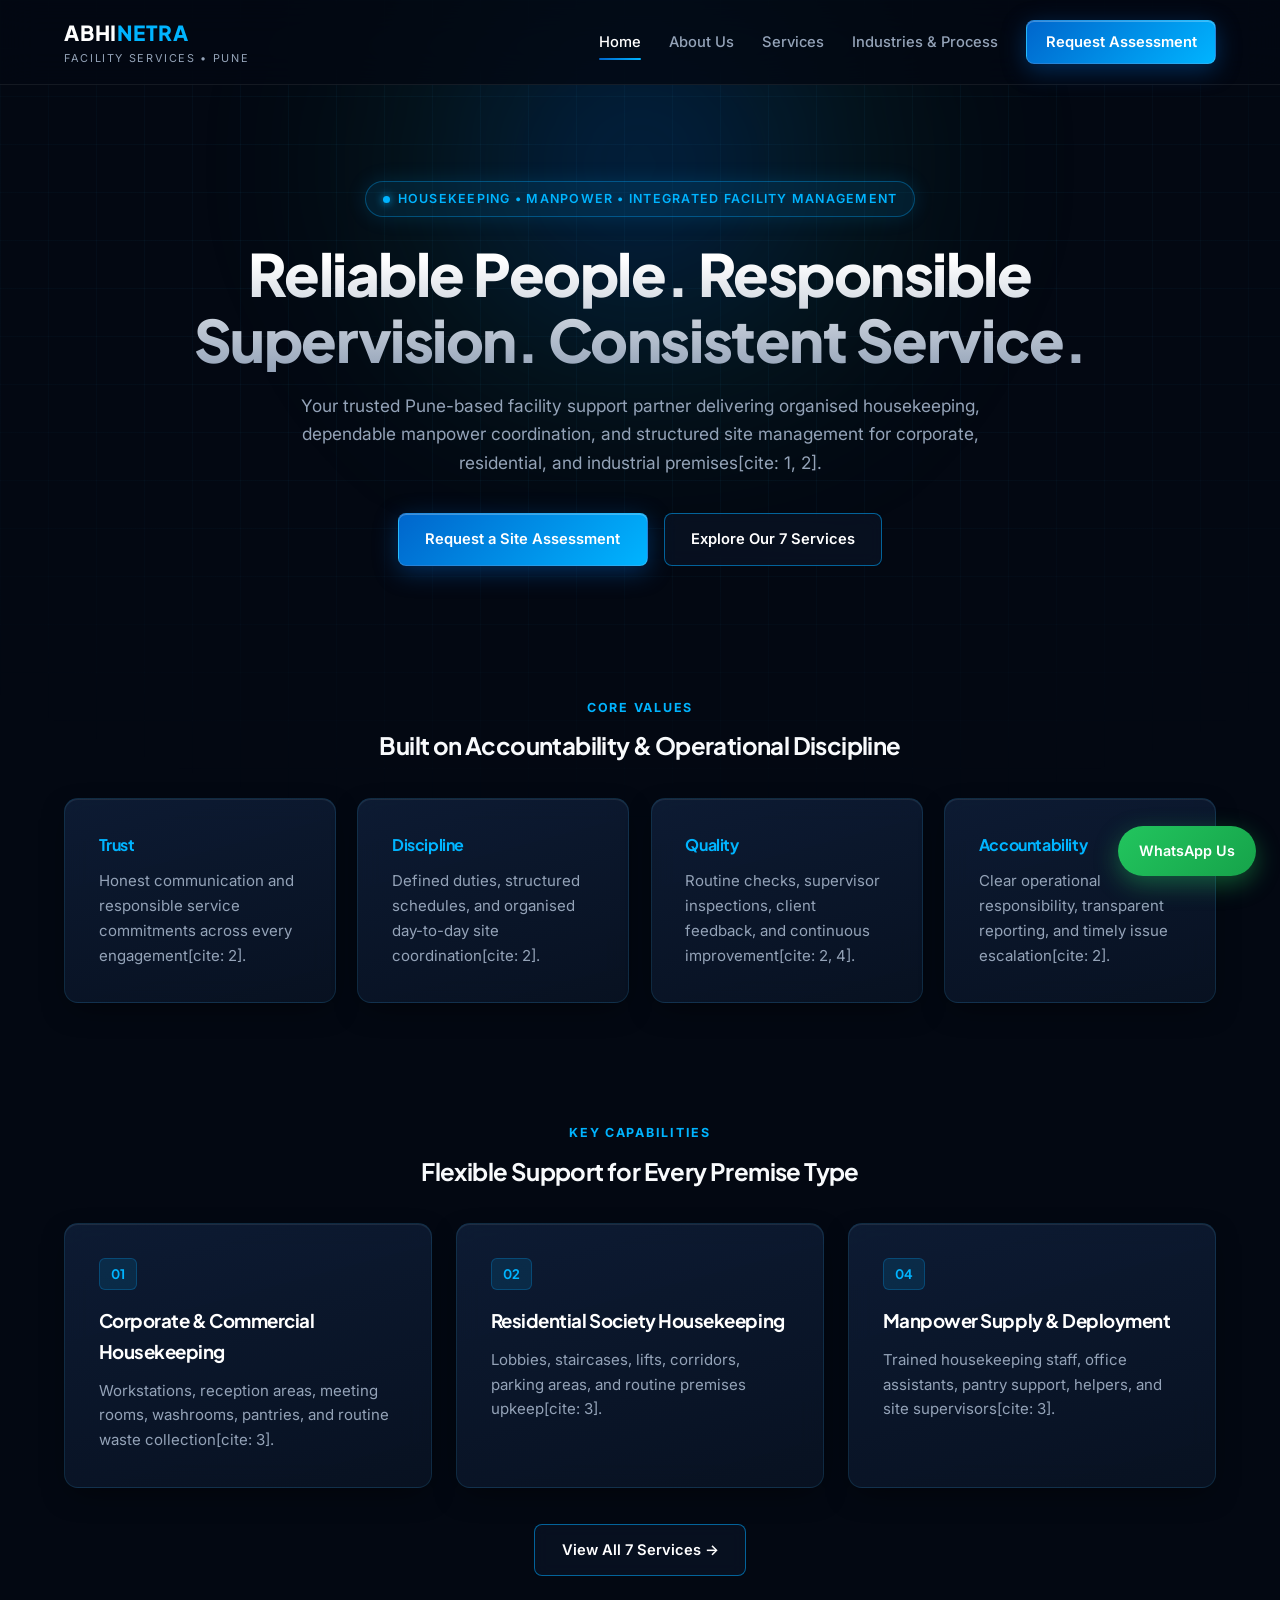
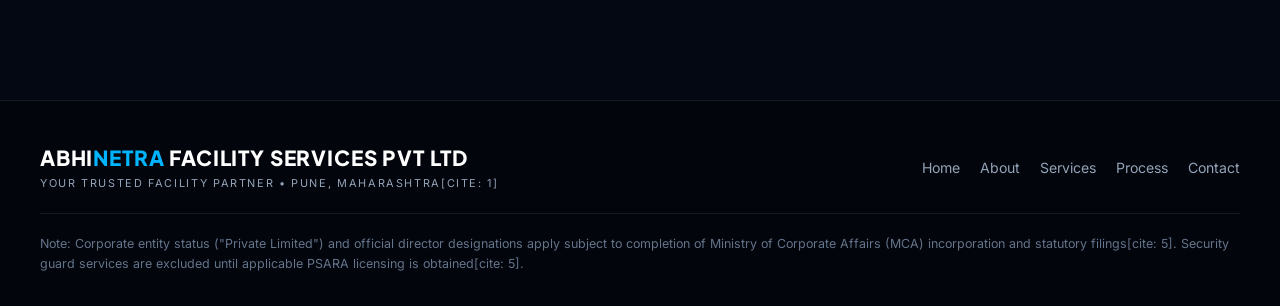
<file: index.html>
<!DOCTYPE html>
<html lang="en">
<head>
  <meta charset="UTF-8" />
  <meta name="viewport" content="width=device-width, initial-scale=1.0" />
  <title>AbhiNetra Facility Services | Housekeeping & Manpower in Pune</title>
  <link rel="stylesheet" href="style.css" />
</head>
<body>
  <header>
    <div class="nav-container">
      <a href="index.html" class="brand">
        <div class="brand-title">ABHI<span>NETRA</span></div>
        <div class="brand-sub">Facility Services • Pune</div>
      </a>
      <nav>
        <a href="index.html" class="active">Home</a>
        <a href="about.html">About Us</a>
        <a href="services.html">Services</a>
        <a href="process.html">Industries & Process</a>
        <a href="contact.html" class="btn-primary" style="padding: 0.55rem 1.15rem;">Request Assessment</a>
      </nav>
    </div>
  </header>

  <main>
    <section class="hero">
      <div class="badge">Housekeeping • Manpower • Integrated Facility Management</div>
      <h1>Reliable People. Responsible Supervision. Consistent Service.</h1>
      <p>
        Your trusted Pune-based facility support partner delivering organised housekeeping, dependable manpower coordination, and structured site management for corporate, residential, and industrial premises[cite: 1, 2].
      </p>
      <div class="hero-actions">
        <a href="contact.html" class="btn-primary">Request a Site Assessment</a>
        <a href="services.html" class="btn-outline">Explore Our 7 Services</a>
      </div>
    </section>

    <section class="section">
      <span class="section-label" style="text-align:center;">Core Values</span>
      <h2 style="text-align:center; margin-bottom:2rem;">Built on Accountability & Operational Discipline</h2>
      <div class="grid-4">
        <div class="card">
          <h4 style="color: var(--accent-cyan);">Trust</h4>
          <p>Honest communication and responsible service commitments across every engagement[cite: 2].</p>
        </div>
        <div class="card">
          <h4 style="color: var(--accent-cyan);">Discipline</h4>
          <p>Defined duties, structured schedules, and organised day-to-day site coordination[cite: 2].</p>
        </div>
        <div class="card">
          <h4 style="color: var(--accent-cyan);">Quality</h4>
          <p>Routine checks, supervisor inspections, client feedback, and continuous improvement[cite: 2, 4].</p>
        </div>
        <div class="card">
          <h4 style="color: var(--accent-cyan);">Accountability</h4>
          <p>Clear operational responsibility, transparent reporting, and timely issue escalation[cite: 2].</p>
        </div>
      </div>
    </section>

    <section class="section">
      <span class="section-label" style="text-align:center;">Key Capabilities</span>
      <h2 style="text-align:center; margin-bottom:2rem;">Flexible Support for Every Premise Type</h2>
      <div class="grid-3">
        <div class="card">
          <span class="service-num">01</span>
          <h3>Corporate & Commercial Housekeeping</h3>
          <p>Workstations, reception areas, meeting rooms, washrooms, pantries, and routine waste collection[cite: 3].</p>
        </div>
        <div class="card">
          <span class="service-num">02</span>
          <h3>Residential Society Housekeeping</h3>
          <p>Lobbies, staircases, lifts, corridors, parking areas, and routine premises upkeep[cite: 3].</p>
        </div>
        <div class="card">
          <span class="service-num">04</span>
          <h3>Manpower Supply & Deployment</h3>
          <p>Trained housekeeping staff, office assistants, pantry support, helpers, and site supervisors[cite: 3].</p>
        </div>
      </div>
      <div style="text-align:center; margin-top:2.25rem;">
        <a href="services.html" class="btn-outline">View All 7 Services →</a>
      </div>
    </section>
  </main>

  <footer>
    <div class="footer-inner">
      <div class="footer-top">
        <div class="brand">
          <div class="brand-title">ABHI<span>NETRA</span> FACILITY SERVICES PVT LTD</div>
          <div class="brand-sub">Your Trusted Facility Partner • Pune, Maharashtra[cite: 1]</div>
        </div>
        <div class="footer-links">
          <a href="index.html">Home</a>
          <a href="about.html">About</a>
          <a href="services.html">Services</a>
          <a href="process.html">Process</a>
          <a href="contact.html">Contact</a>
        </div>
      </div>
      <p class="disclaimer">
        Note: Corporate entity status ("Private Limited") and official director designations apply subject to completion of Ministry of Corporate Affairs (MCA) incorporation and statutory filings[cite: 5]. Security guard services are excluded until applicable PSARA licensing is obtained[cite: 5].
      </p>
    </div>
  </footer>

  <a href="https://wa.me/917058074205?text=Hello%20Abhi%20Netra%20Facility%20Services,%20I%20would%20like%20to%20enquire%20about%20services%20in%20Pune." target="_blank" rel="noopener" class="whatsapp-float">WhatsApp Us</a>
</body>
</html>
</file>
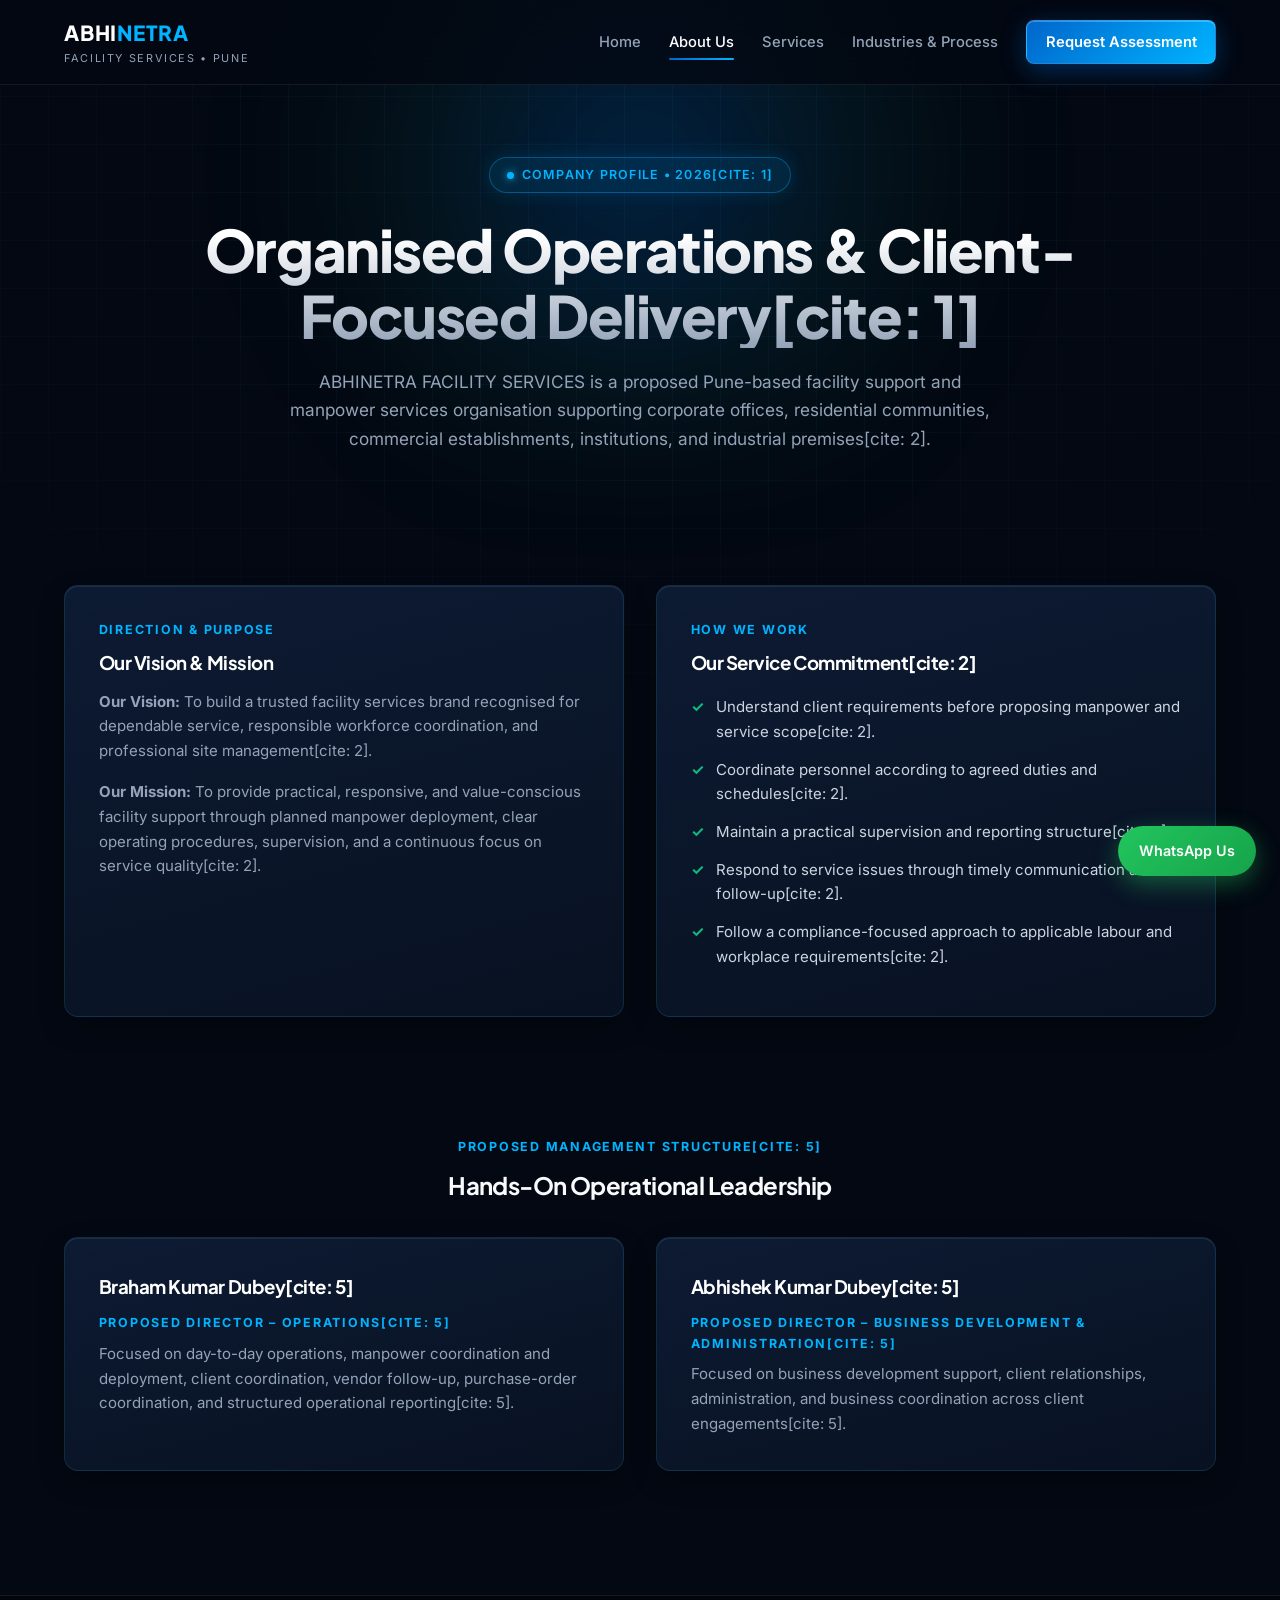
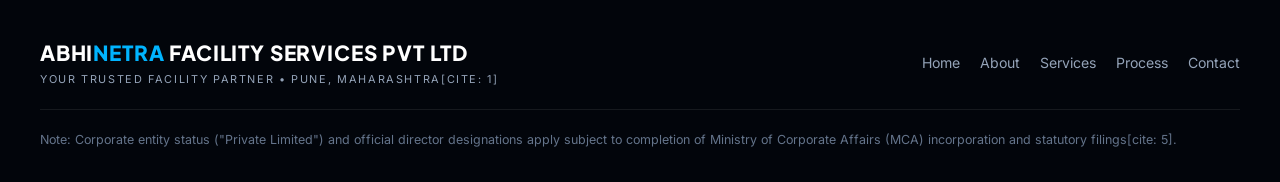
<file: about.html>
<!DOCTYPE html>
<html lang="en">
<head>
  <meta charset="UTF-8" />
  <meta name="viewport" content="width=device-width, initial-scale=1.0" />
  <title>About Us | AbhiNetra Facility Services Pune</title>
  <link rel="stylesheet" href="style.css" />
</head>
<body>
  <header>
    <div class="nav-container">
      <a href="index.html" class="brand">
        <div class="brand-title">ABHI<span>NETRA</span></div>
        <div class="brand-sub">Facility Services • Pune</div>
      </a>
      <nav>
        <a href="index.html">Home</a>
        <a href="about.html" class="active">About Us</a>
        <a href="services.html">Services</a>
        <a href="process.html">Industries & Process</a>
        <a href="contact.html" class="btn-primary" style="padding: 0.55rem 1.15rem;">Request Assessment</a>
      </nav>
    </div>
  </header>

  <main>
    <section class="page-banner">
      <div class="badge">Company Profile • 2026[cite: 1]</div>
      <h1>Organised Operations & Client-Focused Delivery[cite: 1]</h1>
      <p>
        ABHINETRA FACILITY SERVICES is a proposed Pune-based facility support and manpower services organisation supporting corporate offices, residential communities, commercial establishments, institutions, and industrial premises[cite: 2].
      </p>
    </section>

    <section class="section">
      <div class="grid-2">
        <div class="card">
          <span class="section-label">Direction & Purpose</span>
          <h3>Our Vision & Mission</h3>
          <p style="margin-bottom:1rem;"><strong>Our Vision:</strong> To build a trusted facility services brand recognised for dependable service, responsible workforce coordination, and professional site management[cite: 2].</p>
          <p><strong>Our Mission:</strong> To provide practical, responsive, and value-conscious facility support through planned manpower deployment, clear operating procedures, supervision, and a continuous focus on service quality[cite: 2].</p>
        </div>

        <div class="card">
          <span class="section-label">How We Work</span>
          <h3>Our Service Commitment[cite: 2]</h3>
          <ul class="checklist">
            <li>Understand client requirements before proposing manpower and service scope[cite: 2].</li>
            <li>Coordinate personnel according to agreed duties and schedules[cite: 2].</li>
            <li>Maintain a practical supervision and reporting structure[cite: 2].</li>
            <li>Respond to service issues through timely communication and follow-up[cite: 2].</li>
            <li>Follow a compliance-focused approach to applicable labour and workplace requirements[cite: 2].</li>
          </ul>
        </div>
      </div>
    </section>

    <section class="section">
      <span class="section-label" style="text-align:center;">Proposed Management Structure[cite: 5]</span>
      <h2 style="text-align:center; margin-bottom:2rem;">Hands-On Operational Leadership</h2>
      <div class="grid-2">
        <div class="card">
          <h3>Braham Kumar Dubey[cite: 5]</h3>
          <span class="section-label">Proposed Director – Operations[cite: 5]</span>
          <p>Focused on day-to-day operations, manpower coordination and deployment, client coordination, vendor follow-up, purchase-order coordination, and structured operational reporting[cite: 5].</p>
        </div>
        <div class="card">
          <h3>Abhishek Kumar Dubey[cite: 5]</h3>
          <span class="section-label">Proposed Director – Business Development & Administration[cite: 5]</span>
          <p>Focused on business development support, client relationships, administration, and business coordination across client engagements[cite: 5].</p>
        </div>
      </div>
    </section>
  </main>

  <footer>
    <div class="footer-inner">
      <div class="footer-top">
        <div class="brand">
          <div class="brand-title">ABHI<span>NETRA</span> FACILITY SERVICES PVT LTD</div>
          <div class="brand-sub">Your Trusted Facility Partner • Pune, Maharashtra[cite: 1]</div>
        </div>
        <div class="footer-links">
          <a href="index.html">Home</a>
          <a href="about.html">About</a>
          <a href="services.html">Services</a>
          <a href="process.html">Process</a>
          <a href="contact.html">Contact</a>
        </div>
      </div>
      <p class="disclaimer">
        Note: Corporate entity status ("Private Limited") and official director designations apply subject to completion of Ministry of Corporate Affairs (MCA) incorporation and statutory filings[cite: 5].
      </p>
    </div>
  </footer>

  <a href="https://wa.me/917058074205" target="_blank" rel="noopener" class="whatsapp-float">WhatsApp Us</a>
</body>
</html>
</file>
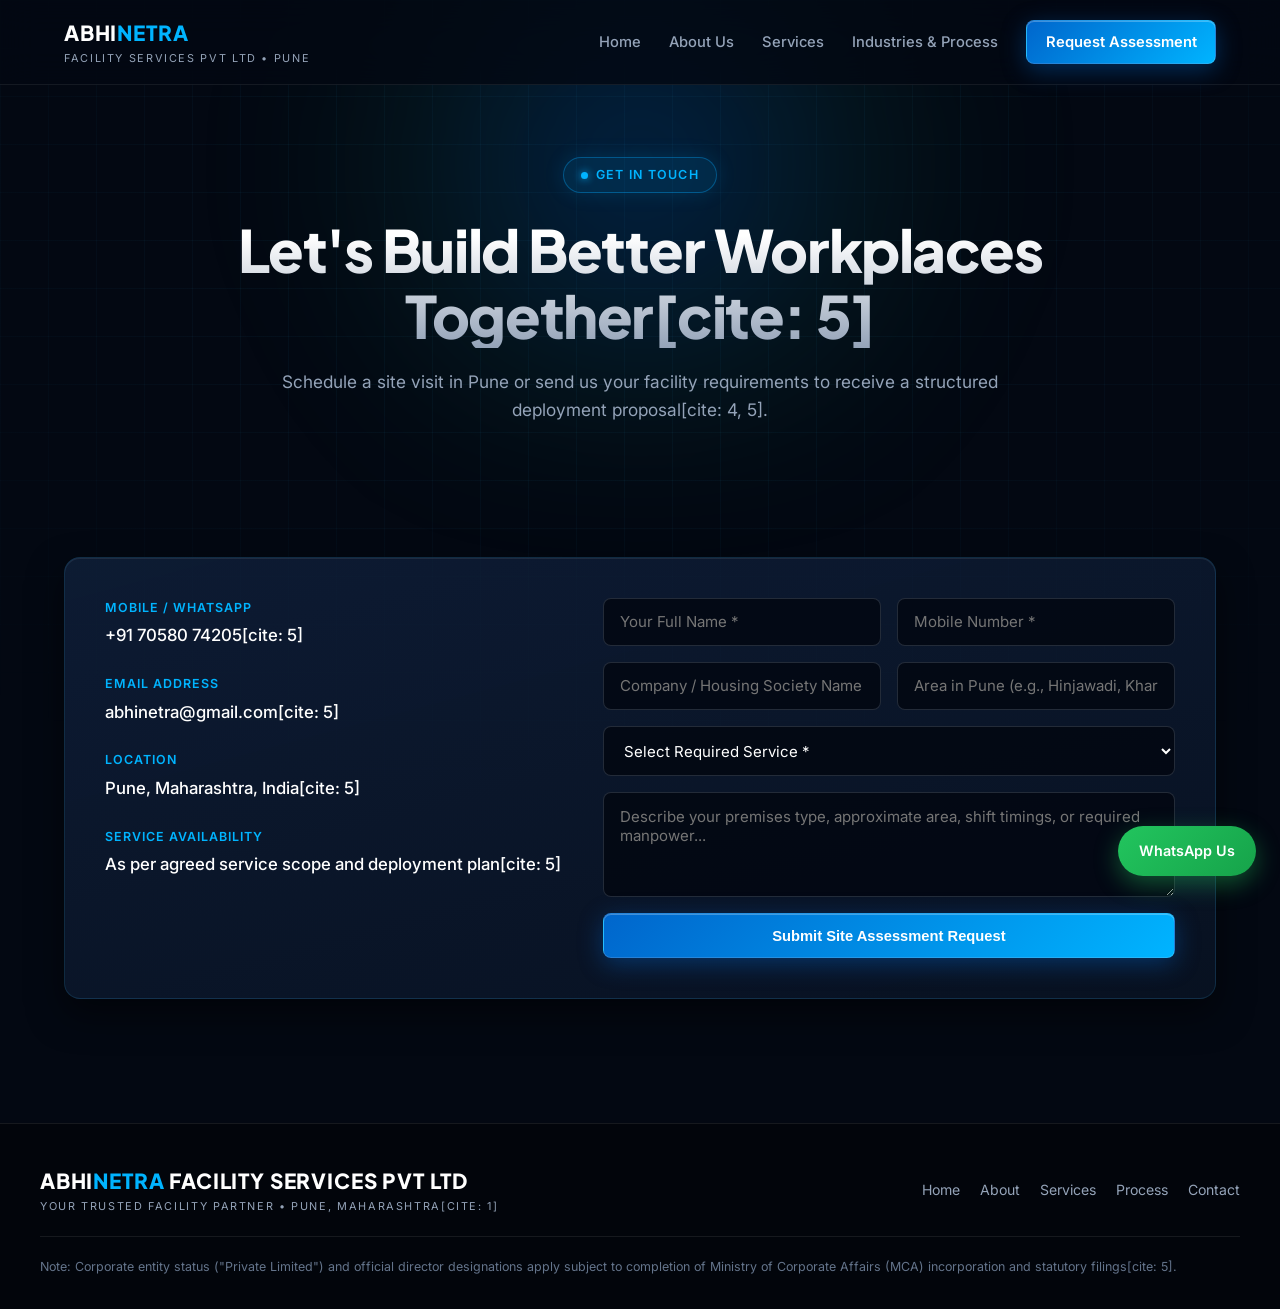
<file: contact.html>
<!DOCTYPE html>
<html lang="en">
<head>
  <meta charset="UTF-8" />
  <meta name="viewport" content="width=device-width, initial-scale=1.0" />
  <title>Contact Us | AbhiNetra Facility Services pvt ltd Pune</title>
  <link rel="stylesheet" href="style.css" />
</head>
<body>
  <header>
    <div class="nav-container">
      <a href="index.html" class="brand">
        <div class="brand-title">ABHI<span>NETRA</span></div>
        <div class="brand-sub">Facility Services pvt ltd • Pune</div>
      </a>
      <nav>
        <a href="index.html">Home</a>
        <a href="about.html">About Us</a>
        <a href="services.html">Services</a>
        <a href="process.html">Industries & Process</a>
        <a href="contact.html" class="btn-primary" style="padding: 0.55rem 1.15rem;">Request Assessment</a>
      </nav>
    </div>
  </header>

  <main>
    <section class="page-banner">
      <div class="badge">Get In Touch</div>
      <h1>Let's Build Better Workplaces Together[cite: 5]</h1>
      <p>
        Schedule a site visit in Pune or send us your facility requirements to receive a structured deployment proposal[cite: 4, 5].
      </p>
    </section>

    <section class="section">
      <div class="contact-grid">
        <div>
          <div class="contact-item">
            <span>Mobile / WhatsApp</span>
            <a href="tel:+917058074205">+91 70580 74205[cite: 5]</a>
          </div>
          <div class="contact-item">
            <span>Email Address</span>
            <a href="mailto:abhinetra@gmail.com">abhinetra@gmail.com[cite: 5]</a>
          </div>
          <div class="contact-item">
            <span>Location</span>
            <p>Pune, Maharashtra, India[cite: 5]</p>
          </div>
          <div class="contact-item">
            <span>Service Availability</span>
            <p>As per agreed service scope and deployment plan[cite: 5]</p>
          </div>
        </div>

        <!-- Replace YOUR_ACCESS_KEY_HERE with your free key from web3forms.com -->
        <form id="enquiryForm" action="https://api.web3forms.com/submit" method="POST">
          <input type="hidden" name="access_key" value="YOUR_ACCESS_KEY_HERE" />
          <div class="form-row">
            <input type="text" name="name" placeholder="Your Full Name *" required />
            <input type="tel" name="phone" placeholder="Mobile Number *" required />
          </div>
          <div class="form-row">
            <input type="text" name="organization" placeholder="Company / Housing Society Name" />
            <input type="text" name="area" placeholder="Area in Pune (e.g., Hinjawadi, Kharadi)" />
          </div>
          <select name="service" required>
            <option value="" disabled selected>Select Required Service *</option>
            <option value="Corporate & Commercial Housekeeping">Corporate & Commercial Housekeeping[cite: 3]</option>
            <option value="Residential Society Housekeeping">Residential Society Housekeeping[cite: 3]</option>
            <option value="Industrial & Warehouse Housekeeping">Industrial & Warehouse Housekeeping[cite: 3]</option>
            <option value="Manpower Supply & Deployment">Manpower Supply & Deployment[cite: 3]</option>
            <option value="Pantry & Workplace Support">Pantry & Workplace Support[cite: 3]</option>
            <option value="Deep Cleaning & Floor Care">Deep Cleaning & Floor Care[cite: 3]</option>
            <option value="Facility & Vendor Coordination">Facility & Vendor Coordination[cite: 3]</option>
          </select>
          <textarea name="message" rows="4" placeholder="Describe your premises type, approximate area, shift timings, or required manpower..."></textarea>
          <button type="submit" class="btn-primary">Submit Site Assessment Request</button>
          <p id="formStatus" style="display:none; color:var(--accent-teal); font-size:0.9rem;">
            Thank you! Add your free Web3Forms key in contact.html to receive submissions directly at abhinetra@gmail.com, or call +91 70580 74205[cite: 5].
          </p>
        </form>
      </div>
    </section>
  </main>

  <footer>
    <div class="footer-inner">
      <div class="footer-top">
        <div class="brand">
          <div class="brand-title">ABHI<span>NETRA</span> FACILITY SERVICES PVT LTD</div>
          <div class="brand-sub">Your Trusted Facility Partner • Pune, Maharashtra[cite: 1]</div>
        </div>
        <div class="footer-links">
          <a href="index.html">Home</a>
          <a href="about.html">About</a>
          <a href="services.html">Services</a>
          <a href="process.html">Process</a>
          <a href="contact.html">Contact</a>
        </div>
      </div>
      <p class="disclaimer">
        Note: Corporate entity status ("Private Limited") and official director designations apply subject to completion of Ministry of Corporate Affairs (MCA) incorporation and statutory filings[cite: 5].
      </p>
    </div>
  </footer>

  <a href="https://wa.me/917058074205" target="_blank" rel="noopener" class="whatsapp-float">WhatsApp Us</a>

  <script>
    document.getElementById('enquiryForm').addEventListener('submit', function(e) {
      if (this.querySelector('input[name="access_key"]').value === 'YOUR_ACCESS_KEY_HERE') {
        e.preventDefault();
        document.getElementById('formStatus').style.display = 'block';
      }
    });
  </script>
</body>
</html>
</file>
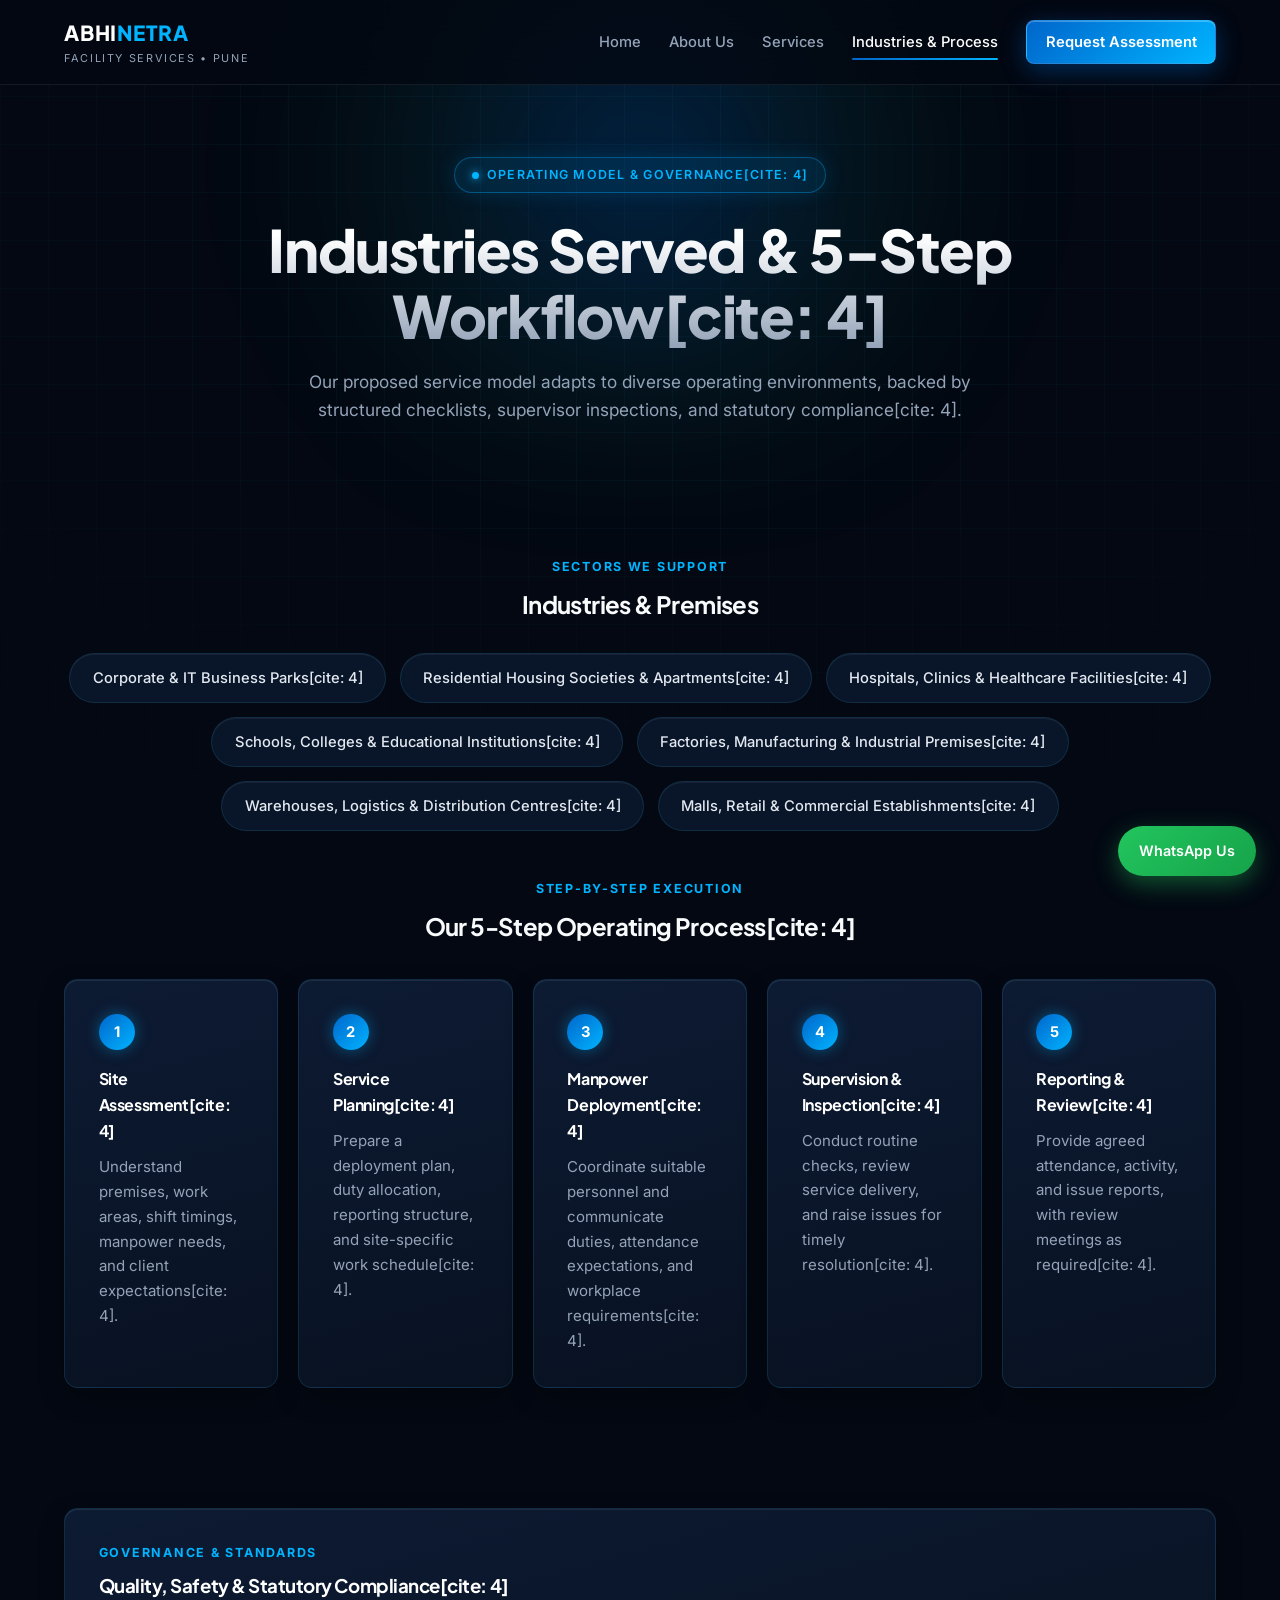
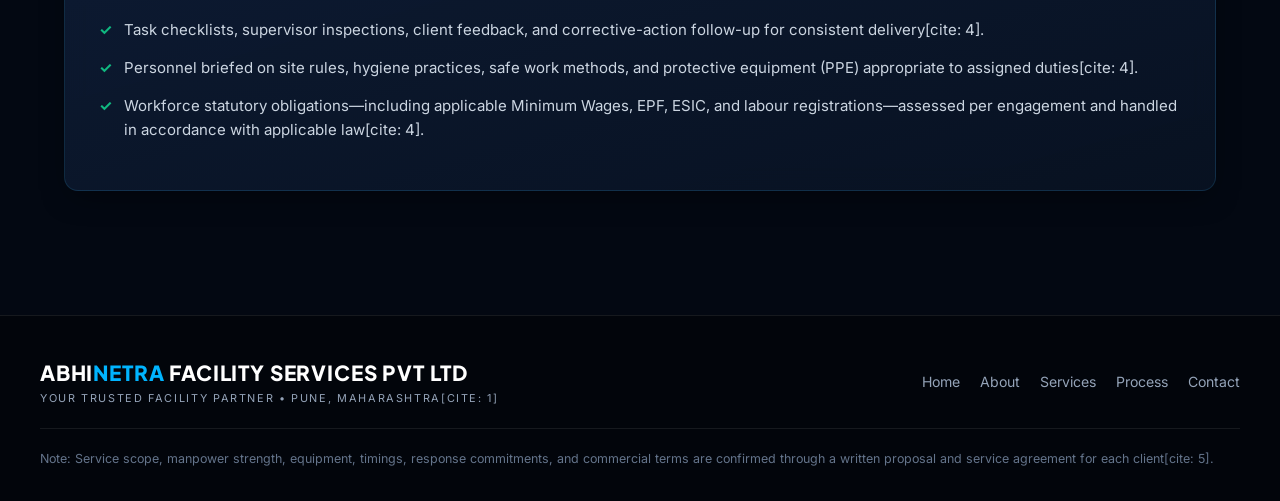
<file: process.html>
<!DOCTYPE html>
<html lang="en">
<head>
  <meta charset="UTF-8" />
  <meta name="viewport" content="width=device-width, initial-scale=1.0" />
  <title>Industries & Operating Process | AbhiNetra Facility Services</title>
  <link rel="stylesheet" href="style.css" />
</head>
<body>
  <header>
    <div class="nav-container">
      <a href="index.html" class="brand">
        <div class="brand-title">ABHI<span>NETRA</span></div>
        <div class="brand-sub">Facility Services • Pune</div>
      </a>
      <nav>
        <a href="index.html">Home</a>
        <a href="about.html">About Us</a>
        <a href="services.html">Services</a>
        <a href="process.html" class="active">Industries & Process</a>
        <a href="contact.html" class="btn-primary" style="padding: 0.55rem 1.15rem;">Request Assessment</a>
      </nav>
    </div>
  </header>

  <main>
    <section class="page-banner">
      <div class="badge">Operating Model & Governance[cite: 4]</div>
      <h1>Industries Served & 5-Step Workflow[cite: 4]</h1>
      <p>
        Our proposed service model adapts to diverse operating environments, backed by structured checklists, supervisor inspections, and statutory compliance[cite: 4].
      </p>
    </section>

    <section class="section">
      <span class="section-label" style="text-align:center;">Sectors We Support</span>
      <h2 style="text-align:center; margin-bottom:1.75rem;">Industries & Premises</h2>
      <div class="industries-wrap">
        <div class="industry-pill">Corporate & IT Business Parks[cite: 4]</div>
        <div class="industry-pill">Residential Housing Societies & Apartments[cite: 4]</div>
        <div class="industry-pill">Hospitals, Clinics & Healthcare Facilities[cite: 4]</div>
        <div class="industry-pill">Schools, Colleges & Educational Institutions[cite: 4]</div>
        <div class="industry-pill">Factories, Manufacturing & Industrial Premises[cite: 4]</div>
        <div class="industry-pill">Warehouses, Logistics & Distribution Centres[cite: 4]</div>
        <div class="industry-pill">Malls, Retail & Commercial Establishments[cite: 4]</div>
      </div>

      <span class="section-label" style="text-align:center; margin-top:2rem;">Step-by-Step Execution</span>
      <h2 style="text-align:center; margin-bottom:2rem;">Our 5-Step Operating Process[cite: 4]</h2>
      <div class="process-grid">
        <div class="card">
          <div class="step-number">1</div>
          <h4>Site Assessment[cite: 4]</h4>
          <p>Understand premises, work areas, shift timings, manpower needs, and client expectations[cite: 4].</p>
        </div>
        <div class="card">
          <div class="step-number">2</div>
          <h4>Service Planning[cite: 4]</h4>
          <p>Prepare a deployment plan, duty allocation, reporting structure, and site-specific work schedule[cite: 4].</p>
        </div>
        <div class="card">
          <div class="step-number">3</div>
          <h4>Manpower Deployment[cite: 4]</h4>
          <p>Coordinate suitable personnel and communicate duties, attendance expectations, and workplace requirements[cite: 4].</p>
        </div>
        <div class="card">
          <div class="step-number">4</div>
          <h4>Supervision & Inspection[cite: 4]</h4>
          <p>Conduct routine checks, review service delivery, and raise issues for timely resolution[cite: 4].</p>
        </div>
        <div class="card">
          <div class="step-number">5</div>
          <h4>Reporting & Review[cite: 4]</h4>
          <p>Provide agreed attendance, activity, and issue reports, with review meetings as required[cite: 4].</p>
        </div>
      </div>
    </section>

    <section class="section">
      <div class="card">
        <span class="section-label">Governance & Standards</span>
        <h3>Quality, Safety & Statutory Compliance[cite: 4]</h3>
        <ul class="checklist">
          <li>Task checklists, supervisor inspections, client feedback, and corrective-action follow-up for consistent delivery[cite: 4].</li>
          <li>Personnel briefed on site rules, hygiene practices, safe work methods, and protective equipment (PPE) appropriate to assigned duties[cite: 4].</li>
          <li>Workforce statutory obligations—including applicable Minimum Wages, EPF, ESIC, and labour registrations—assessed per engagement and handled in accordance with applicable law[cite: 4].</li>
        </ul>
      </div>
    </section>
  </main>

  <footer>
    <div class="footer-inner">
      <div class="footer-top">
        <div class="brand">
          <div class="brand-title">ABHI<span>NETRA</span> FACILITY SERVICES PVT LTD </div>
          <div class="brand-sub">Your Trusted Facility Partner • Pune, Maharashtra[cite: 1]</div>
        </div>
        <div class="footer-links">
          <a href="index.html">Home</a>
          <a href="about.html">About</a>
          <a href="services.html">Services</a>
          <a href="process.html">Process</a>
          <a href="contact.html">Contact</a>
        </div>
      </div>
      <p class="disclaimer">
        Note: Service scope, manpower strength, equipment, timings, response commitments, and commercial terms are confirmed through a written proposal and service agreement for each client[cite: 5].
      </p>
    </div>
  </footer>

  <a href="https://wa.me/917058074205" target="_blank" rel="noopener" class="whatsapp-float">WhatsApp Us</a>
</body>
</html>
</file>
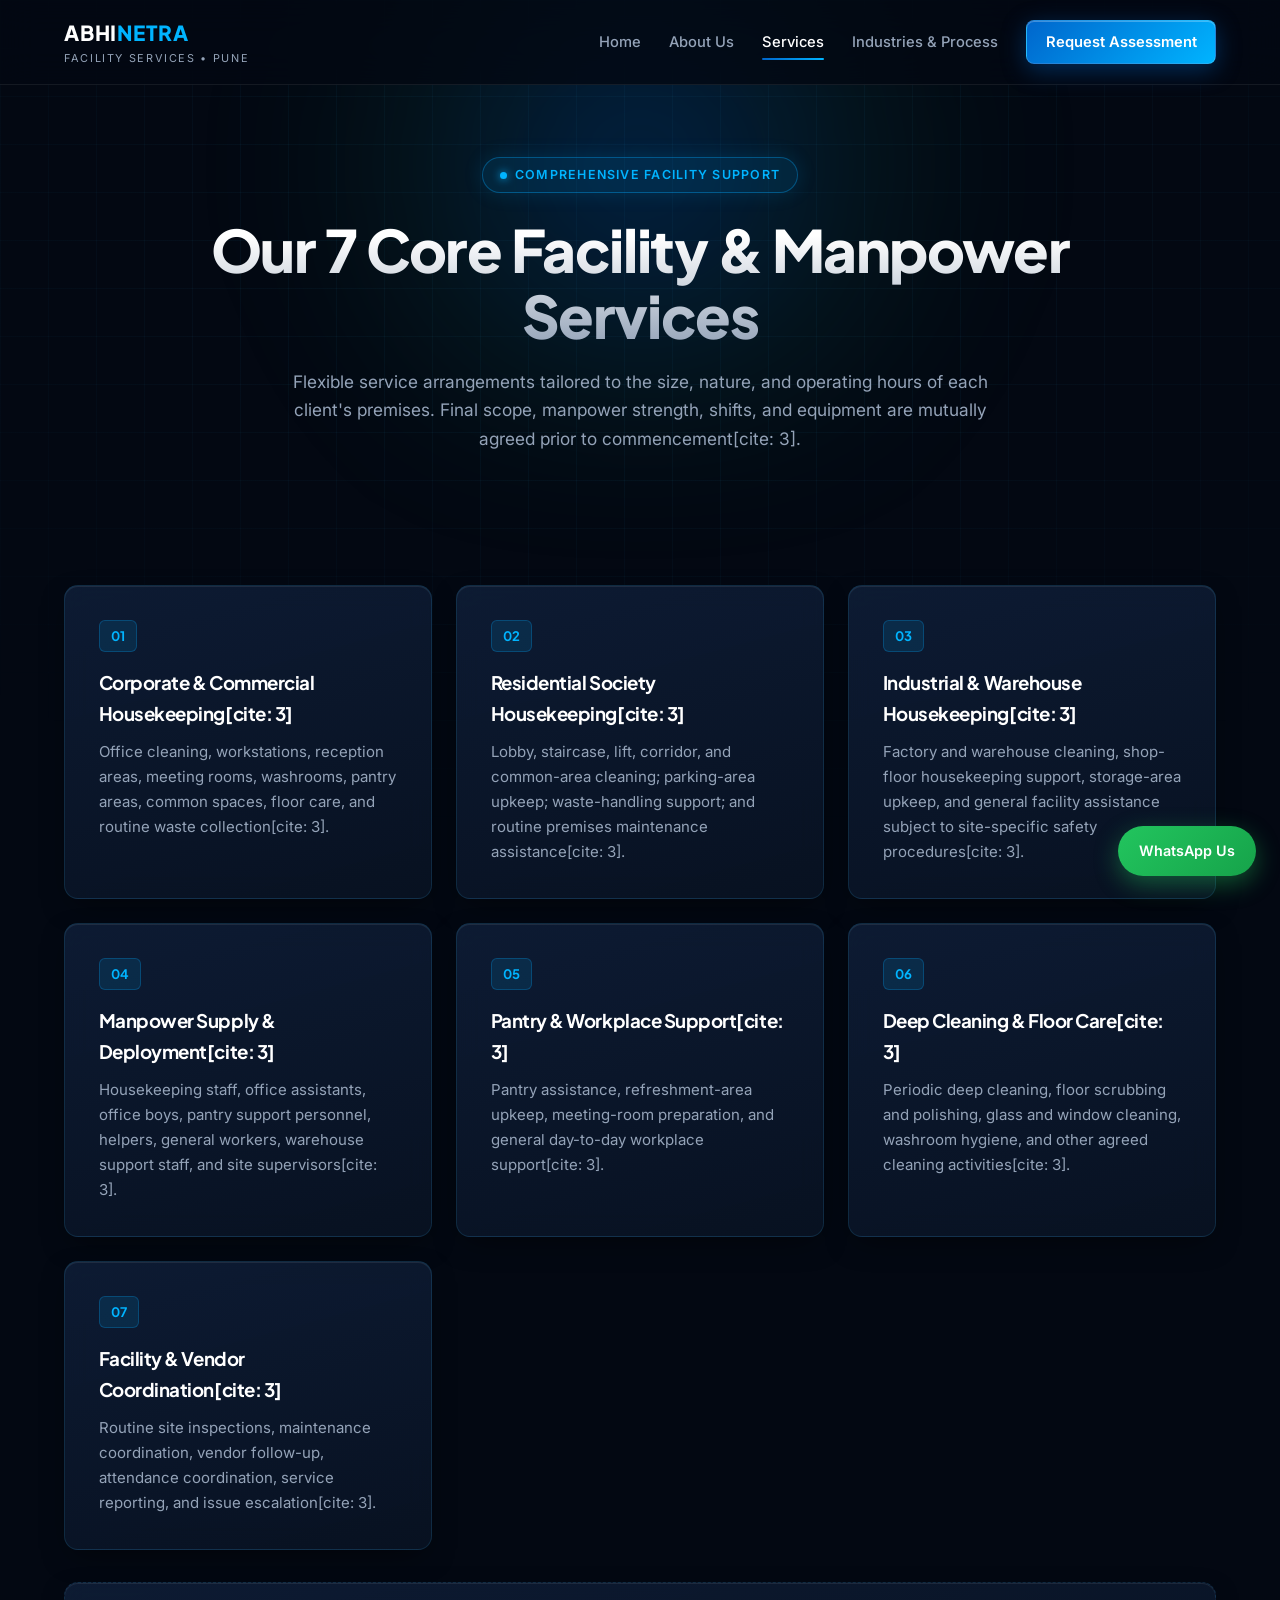
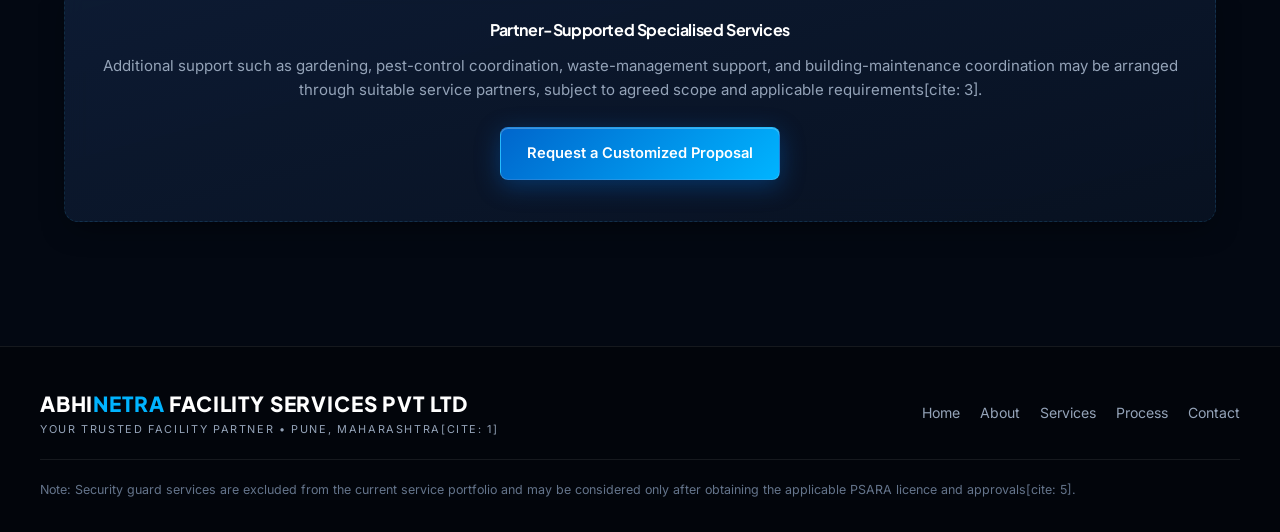
<file: services.html>
<!DOCTYPE html>
<html lang="en">
<head>
  <meta charset="UTF-8" />
  <meta name="viewport" content="width=device-width, initial-scale=1.0" />
  <title>Our Services | AbhiNetra Facility Services Pune</title>
  <link rel="stylesheet" href="style.css" />
</head>
<body>
  <header>
    <div class="nav-container">
      <a href="index.html" class="brand">
        <div class="brand-title">ABHI<span>NETRA</span></div>
        <div class="brand-sub">Facility Services • Pune</div>
      </a>
      <nav>
        <a href="index.html">Home</a>
        <a href="about.html">About Us</a>
        <a href="services.html" class="active">Services</a>
        <a href="process.html">Industries & Process</a>
        <a href="contact.html" class="btn-primary" style="padding: 0.55rem 1.15rem;">Request Assessment</a>
      </nav>
    </div>
  </header>

  <main>
    <section class="page-banner">
      <div class="badge">Comprehensive Facility Support</div>
      <h1>Our 7 Core Facility & Manpower Services</h1>
      <p>
        Flexible service arrangements tailored to the size, nature, and operating hours of each client's premises. Final scope, manpower strength, shifts, and equipment are mutually agreed prior to commencement[cite: 3].
      </p>
    </section>

    <section class="section">
      <div class="grid-3">
        <div class="card">
          <span class="service-num">01</span>
          <h3>Corporate & Commercial Housekeeping[cite: 3]</h3>
          <p>Office cleaning, workstations, reception areas, meeting rooms, washrooms, pantry areas, common spaces, floor care, and routine waste collection[cite: 3].</p>
        </div>

        <div class="card">
          <span class="service-num">02</span>
          <h3>Residential Society Housekeeping[cite: 3]</h3>
          <p>Lobby, staircase, lift, corridor, and common-area cleaning; parking-area upkeep; waste-handling support; and routine premises maintenance assistance[cite: 3].</p>
        </div>

        <div class="card">
          <span class="service-num">03</span>
          <h3>Industrial & Warehouse Housekeeping[cite: 3]</h3>
          <p>Factory and warehouse cleaning, shop-floor housekeeping support, storage-area upkeep, and general facility assistance subject to site-specific safety procedures[cite: 3].</p>
        </div>

        <div class="card">
          <span class="service-num">04</span>
          <h3>Manpower Supply & Deployment[cite: 3]</h3>
          <p>Housekeeping staff, office assistants, office boys, pantry support personnel, helpers, general workers, warehouse support staff, and site supervisors[cite: 3].</p>
        </div>

        <div class="card">
          <span class="service-num">05</span>
          <h3>Pantry & Workplace Support[cite: 3]</h3>
          <p>Pantry assistance, refreshment-area upkeep, meeting-room preparation, and general day-to-day workplace support[cite: 3].</p>
        </div>

        <div class="card">
          <span class="service-num">06</span>
          <h3>Deep Cleaning & Floor Care[cite: 3]</h3>
          <p>Periodic deep cleaning, floor scrubbing and polishing, glass and window cleaning, washroom hygiene, and other agreed cleaning activities[cite: 3].</p>
        </div>

        <div class="card">
          <span class="service-num">07</span>
          <h3>Facility & Vendor Coordination[cite: 3]</h3>
          <p>Routine site inspections, maintenance coordination, vendor follow-up, attendance coordination, service reporting, and issue escalation[cite: 3].</p>
        </div>
      </div>

      <div class="card" style="margin-top:2rem; border-style:dashed; text-align:center;">
        <h4>Partner-Supported Specialised Services</h4>
        <p style="margin-top:0.4rem;">
          Additional support such as gardening, pest-control coordination, waste-management support, and building-maintenance coordination may be arranged through suitable service partners, subject to agreed scope and applicable requirements[cite: 3].
        </p>
        <div style="margin-top:1.5rem;">
          <a href="contact.html" class="btn-primary">Request a Customized Proposal</a>
        </div>
      </div>
    </section>
  </main>

  <footer>
    <div class="footer-inner">
      <div class="footer-top">
        <div class="brand">
          <div class="brand-title">ABHI<span>NETRA</span> FACILITY SERVICES PVT LTD</div>
          <div class="brand-sub">Your Trusted Facility Partner • Pune, Maharashtra[cite: 1]</div>
        </div>
        <div class="footer-links">
          <a href="index.html">Home</a>
          <a href="about.html">About</a>
          <a href="services.html">Services</a>
          <a href="process.html">Process</a>
          <a href="contact.html">Contact</a>
        </div>
      </div>
      <p class="disclaimer">
        Note: Security guard services are excluded from the current service portfolio and may be considered only after obtaining the applicable PSARA licence and approvals[cite: 5].
      </p>
    </div>
  </footer>

  <a href="https://wa.me/917058074205" target="_blank" rel="noopener" class="whatsapp-float">WhatsApp Us</a>
</body>
</html>
</file>
<file: style.css>
@import url('https://fonts.googleapis.com/css2?family=Inter:wght@400;500;600&family=Plus+Jakarta+Sans:wght@600;700;800&display=swap');

:root {
  --bg-primary: #030812;
  --bg-secondary: #081326;
  --card-bg: rgba(12, 24, 44, 0.65);
  --border-subtle: rgba(56, 189, 248, 0.14);
  --border-hover: rgba(0, 168, 255, 0.55);
  --accent-blue: #0066cc;
  --accent-cyan: #00b4ff;
  --accent-teal: #10b981;
  --text-main: #f8fafc;
  --text-muted: #94a3b8;
}

* {
  box-sizing: border-box;
  margin: 0;
  padding: 0;
}

body {
  font-family: 'Inter', -apple-system, BlinkMacSystemFont, sans-serif;
  background-color: var(--bg-primary);
  color: var(--text-main);
  line-height: 1.65;
  min-height: 100vh;
  display: flex;
  flex-direction: column;
  overflow-x: hidden;
  position: relative;
}

/* === 1. LAYERED ARCHITECTURAL GRID + AMBIENT GLOW BACKGROUND === */
body::before {
  content: "";
  position: fixed;
  inset: 0;
  z-index: -2;
  background-image:
    linear-gradient(rgba(56, 189, 248, 0.045) 1px, transparent 1px),
    linear-gradient(90deg, rgba(56, 189, 248, 0.045) 1px, transparent 1px);
  background-size: 48px 48px;
  mask-image: radial-gradient(ellipse 80% 70% at 50% 25%, #000 40%, transparent 100%);
  -webkit-mask-image: radial-gradient(ellipse 80% 70% at 50% 25%, #000 40%, transparent 100%);
}

body::after {
  content: "";
  position: fixed;
  top: -15%;
  left: 50%;
  transform: translateX(-50%);
  width: 900px;
  height: 600px;
  z-index: -1;
  background: radial-gradient(circle, rgba(0, 132, 255, 0.22) 0%, rgba(16, 185, 129, 0.06) 45%, transparent 70%);
  filter: blur(60px);
  animation: pulseAura 9s ease-in-out infinite alternate;
  pointer-events: none;
}

@keyframes pulseAura {
  0% { transform: translateX(-52%) translateY(0px) scale(1); opacity: 0.85; }
  100% { transform: translateX(-48%) translateY(25px) scale(1.08); opacity: 1; }
}

main { flex: 1; }

h1, h2, h3, h4, .brand-title {
  font-family: 'Plus Jakarta Sans', sans-serif;
  letter-spacing: -0.025em;
}

/* === 2. FROSTED GLASS NAVIGATION === */
header {
  position: sticky;
  top: 0;
  z-index: 100;
  background: rgba(3, 8, 18, 0.78);
  backdrop-filter: blur(18px);
  -webkit-backdrop-filter: blur(18px);
  border-bottom: 1px solid rgba(255, 255, 255, 0.07);
}

.nav-container {
  max-width: 1200px;
  margin: 0 auto;
  padding: 1rem 1.5rem;
  display: flex;
  justify-content: space-between;
  align-items: center;
}

.brand { text-decoration: none; display: flex; flex-direction: column; }

.brand-title {
  font-size: 1.3rem;
  font-weight: 800;
  letter-spacing: 0.04em;
  color: #ffffff;
}

.brand-title span { color: var(--accent-cyan); }

.brand-sub {
  font-size: 0.68rem;
  letter-spacing: 0.15em;
  text-transform: uppercase;
  color: var(--text-muted);
}

nav { display: flex; align-items: center; gap: 1.75rem; }

nav a {
  color: var(--text-muted);
  text-decoration: none;
  font-size: 0.92rem;
  font-weight: 500;
  position: relative;
  transition: color 0.2s;
}

nav a:hover, nav a.active { color: #ffffff; }

nav a.active::after {
  content: "";
  position: absolute;
  left: 0;
  bottom: -6px;
  width: 100%;
  height: 2px;
  background: linear-gradient(90deg, var(--accent-blue), var(--accent-cyan));
  border-radius: 2px;
}

/* === 3. BUTTONS WITH LIGHT-SWEEP SHIMMER === */
.btn-primary {
  position: relative;
  overflow: hidden;
  display: inline-block;
  background: linear-gradient(135deg, var(--accent-blue), var(--accent-cyan));
  color: #ffffff !important;
  padding: 0.82rem 1.65rem;
  border-radius: 8px;
  font-weight: 600;
  font-size: 0.92rem;
  text-decoration: none;
  border: 1px solid rgba(255, 255, 255, 0.15) !important;
  cursor: pointer;
  box-shadow: 0 6px 24px rgba(0, 115, 230, 0.35), inset 0 1px 0 rgba(255, 255, 255, 0.25);
  transition: transform 0.25s ease, box-shadow 0.25s ease;
}

.btn-primary::before {
  content: "";
  position: absolute;
  top: 0;
  left: -100%;
  width: 60%;
  height: 100%;
  background: linear-gradient(90deg, transparent, rgba(255, 255, 255, 0.28), transparent);
  transform: skewX(-25deg);
  transition: left 0.55s ease;
}

.btn-primary:hover::before { left: 140%; }

.btn-primary:hover {
  transform: translateY(-2px);
  box-shadow: 0 10px 30px rgba(0, 180, 255, 0.5);
}

.btn-outline {
  display: inline-block;
  background: rgba(14, 28, 50, 0.45);
  backdrop-filter: blur(8px);
  border: 1px solid var(--border-hover);
  color: #ffffff;
  padding: 0.82rem 1.65rem;
  border-radius: 8px;
  font-weight: 600;
  font-size: 0.92rem;
  text-decoration: none;
  transition: background 0.25s, transform 0.25s;
}

.btn-outline:hover {
  background: rgba(0, 168, 255, 0.14);
  transform: translateY(-2px);
}

/* === 4. HERO & BANNERS === */
.hero {
  max-width: 1120px;
  margin: 0 auto;
  padding: 6rem 1.5rem 4.5rem;
  text-align: center;
}

.page-banner {
  max-width: 1120px;
  margin: 0 auto;
  padding: 4.5rem 1.5rem 2.25rem;
  text-align: center;
}

.badge {
  display: inline-flex;
  align-items: center;
  gap: 0.5rem;
  background: rgba(0, 168, 255, 0.1);
  border: 1px solid rgba(0, 168, 255, 0.35);
  box-shadow: 0 0 20px rgba(0, 168, 255, 0.15);
  color: var(--accent-cyan);
  font-size: 0.78rem;
  font-weight: 600;
  letter-spacing: 0.1em;
  text-transform: uppercase;
  padding: 0.42rem 1.05rem;
  border-radius: 999px;
  margin-bottom: 1.4rem;
}

.badge::before {
  content: "";
  width: 7px;
  height: 7px;
  border-radius: 50%;
  background: var(--accent-cyan);
  box-shadow: 0 0 8px var(--accent-cyan);
}

.hero h1, .page-banner h1 {
  font-size: clamp(2.2rem, 4.8vw, 3.65rem);
  font-weight: 800;
  line-height: 1.13;
  margin-bottom: 1.25rem;
  background: linear-gradient(180deg, #ffffff 15%, #94a3b8 100%);
  -webkit-background-clip: text;
  -webkit-text-fill-color: transparent;
}

.hero p, .page-banner p {
  max-width: 720px;
  margin: 0 auto 2.25rem;
  font-size: 1.08rem;
  color: var(--text-muted);
}

.hero-actions { display: flex; justify-content: center; gap: 1rem; flex-wrap: wrap; }

/* === 5. SECTIONS, GLASS CARDS & CURSOR SPOTLIGHT === */
.section {
  max-width: 1200px;
  margin: 0 auto;
  padding: 3.75rem 1.5rem;
}

.section-label {
  color: var(--accent-cyan);
  font-size: 0.78rem;
  font-weight: 700;
  letter-spacing: 0.14em;
  text-transform: uppercase;
  margin-bottom: 0.5rem;
  display: block;
}

.grid-4 { display: grid; grid-template-columns: repeat(auto-fit, minmax(230px, 1fr)); gap: 1.35rem; }
.grid-3 { display: grid; grid-template-columns: repeat(auto-fit, minmax(320px, 1fr)); gap: 1.5rem; }
.grid-2 { display: grid; grid-template-columns: repeat(auto-fit, minmax(340px, 1fr)); gap: 2rem; }

.card {
  position: relative;
  background: linear-gradient(165deg, rgba(17, 34, 62, 0.75) 0%, rgba(9, 19, 36, 0.85) 100%);
  border: 1px solid var(--border-subtle);
  box-shadow: 0 10px 30px -10px rgba(0, 0, 0, 0.6), inset 0 1px 0 rgba(255, 255, 255, 0.08);
  backdrop-filter: blur(12px);
  border-radius: 14px;
  padding: 2.1rem;
  overflow: hidden;
  transition: border-color 0.3s ease, transform 0.3s ease, box-shadow 0.3s ease;
}

/* Mouse-tracking glow layer */
.card::after {
  content: "";
  position: absolute;
  inset: 0;
  background: radial-gradient(
    420px circle at var(--mouse-x, 50%) var(--mouse-y, 50%),
    rgba(0, 180, 255, 0.13),
    transparent 65%
  );
  opacity: 0;
  transition: opacity 0.35s ease;
  pointer-events: none;
}

.card:hover::after { opacity: 1; }

.card:hover {
  border-color: var(--border-hover);
  transform: translateY(-4px);
  box-shadow: 0 18px 40px -12px rgba(0, 115, 230, 0.25), inset 0 1px 0 rgba(255, 255, 255, 0.16);
}

.card h3, .card h4 { color: #ffffff; margin-bottom: 0.65rem; }
.card p { color: var(--text-muted); font-size: 0.94rem; }

.service-num {
  display: inline-block;
  font-family: 'Plus Jakarta Sans', sans-serif;
  font-size: 0.82rem;
  font-weight: 700;
  color: var(--accent-cyan);
  background: rgba(0, 168, 255, 0.12);
  border: 1px solid rgba(0, 168, 255, 0.25);
  padding: 0.28rem 0.7rem;
  border-radius: 6px;
  margin-bottom: 1rem;
}

.checklist { list-style: none; margin-top: 1rem; }
.checklist li {
  position: relative;
  padding-left: 1.6rem;
  margin-bottom: 0.8rem;
  color: #cbd5e1;
  font-size: 0.94rem;
}
.checklist li::before {
  content: "✓";
  position: absolute;
  left: 0;
  color: var(--accent-teal);
  font-weight: 700;
}

/* Industries & Process */
.industries-wrap { display: flex; flex-wrap: wrap; justify-content: center; gap: 0.85rem; margin-bottom: 3rem; }
.industry-pill {
  background: rgba(14, 28, 50, 0.7);
  border: 1px solid var(--border-subtle);
  box-shadow: inset 0 1px 0 rgba(255, 255, 255, 0.06);
  padding: 0.75rem 1.4rem;
  border-radius: 999px;
  font-size: 0.92rem;
  font-weight: 500;
  color: #e2e8f0;
  transition: border-color 0.25s, transform 0.25s;
}
.industry-pill:hover {
  border-color: var(--accent-cyan);
  transform: translateY(-2px);
}

.process-grid { display: grid; grid-template-columns: repeat(auto-fit, minmax(200px, 1fr)); gap: 1.25rem; }
.step-number {
  width: 36px;
  height: 36px;
  border-radius: 50%;
  background: linear-gradient(135deg, var(--accent-blue), var(--accent-cyan));
  box-shadow: 0 0 15px rgba(0, 180, 255, 0.4);
  color: #ffffff;
  font-weight: 700;
  font-size: 0.92rem;
  display: flex;
  align-items: center;
  justify-content: center;
  margin-bottom: 1rem;
}

/* Contact Form */
.contact-grid {
  display: grid;
  grid-template-columns: 1fr 1.25fr;
  gap: 2.5rem;
  background: linear-gradient(165deg, rgba(17, 34, 62, 0.75) 0%, rgba(9, 19, 36, 0.85) 100%);
  border: 1px solid var(--border-subtle);
  box-shadow: 0 15px 35px rgba(0, 0, 0, 0.5), inset 0 1px 0 rgba(255, 255, 255, 0.08);
  border-radius: 16px;
  padding: 2.5rem;
}

.contact-item { margin-bottom: 1.5rem; }
.contact-item span {
  display: block;
  font-size: 0.78rem;
  text-transform: uppercase;
  letter-spacing: 0.08em;
  color: var(--accent-cyan);
  font-weight: 600;
  margin-bottom: 0.25rem;
}
.contact-item a, .contact-item p { color: #ffffff; font-size: 1.05rem; text-decoration: none; font-weight: 500; }

form { display: grid; gap: 1rem; }
.form-row { display: grid; grid-template-columns: 1fr 1fr; gap: 1rem; }
input, select, textarea {
  width: 100%;
  background: rgba(3, 8, 18, 0.85);
  border: 1px solid rgba(148, 163, 184, 0.22);
  border-radius: 8px;
  padding: 0.85rem 1rem;
  color: #ffffff;
  font-family: 'Inter', sans-serif;
  font-size: 0.94rem;
  transition: border-color 0.2s, box-shadow 0.2s;
}
input:focus, select:focus, textarea:focus {
  outline: none;
  border-color: var(--accent-cyan);
  box-shadow: 0 0 0 3px rgba(0, 180, 255, 0.15);
}

/* Scroll Reveal Animation */
.reveal {
  opacity: 0;
  transform: translateY(22px);
  transition: opacity 0.65s ease-out, transform 0.65s ease-out;
}
.reveal.visible {
  opacity: 1;
  transform: translateY(0);
}

/* Footer & WhatsApp */
footer {
  border-top: 1px solid rgba(255, 255, 255, 0.08);
  background: #02050b;
  padding: 2.5rem 1.5rem 2rem;
  margin-top: 4rem;
}
.footer-inner { max-width: 1200px; margin: 0 auto; }
.footer-top {
  display: flex;
  justify-content: space-between;
  align-items: center;
  flex-wrap: wrap;
  gap: 1rem;
  padding-bottom: 1.25rem;
  border-bottom: 1px solid rgba(255, 255, 255, 0.08);
}
.footer-links { display: flex; gap: 1.25rem; flex-wrap: wrap; }
.footer-links a { color: var(--text-muted); text-decoration: none; font-size: 0.88rem; }
.footer-links a:hover { color: #ffffff; }
.disclaimer { margin-top: 1.25rem; font-size: 0.78rem; color: #64748b; line-height: 1.6; }

.whatsapp-float {
  position: fixed;
  bottom: 24px;
  right: 24px;
  background: linear-gradient(135deg, #22c55e, #16a34a);
  color: #ffffff;
  padding: 0.82rem 1.3rem;
  border-radius: 999px;
  font-weight: 600;
  font-size: 0.9rem;
  text-decoration: none;
  box-shadow: 0 8px 25px rgba(34, 197, 94, 0.4);
  z-index: 99;
  transition: transform 0.25s;
}
.whatsapp-float:hover { transform: translateY(-3px) scale(1.03); }

@media (max-width: 820px) {
  nav a:not(.btn-primary) { display: none; }
  .contact-grid { grid-template-columns: 1fr; padding: 1.75rem; }
  .form-row { grid-template-columns: 1fr; }
}
</file>
